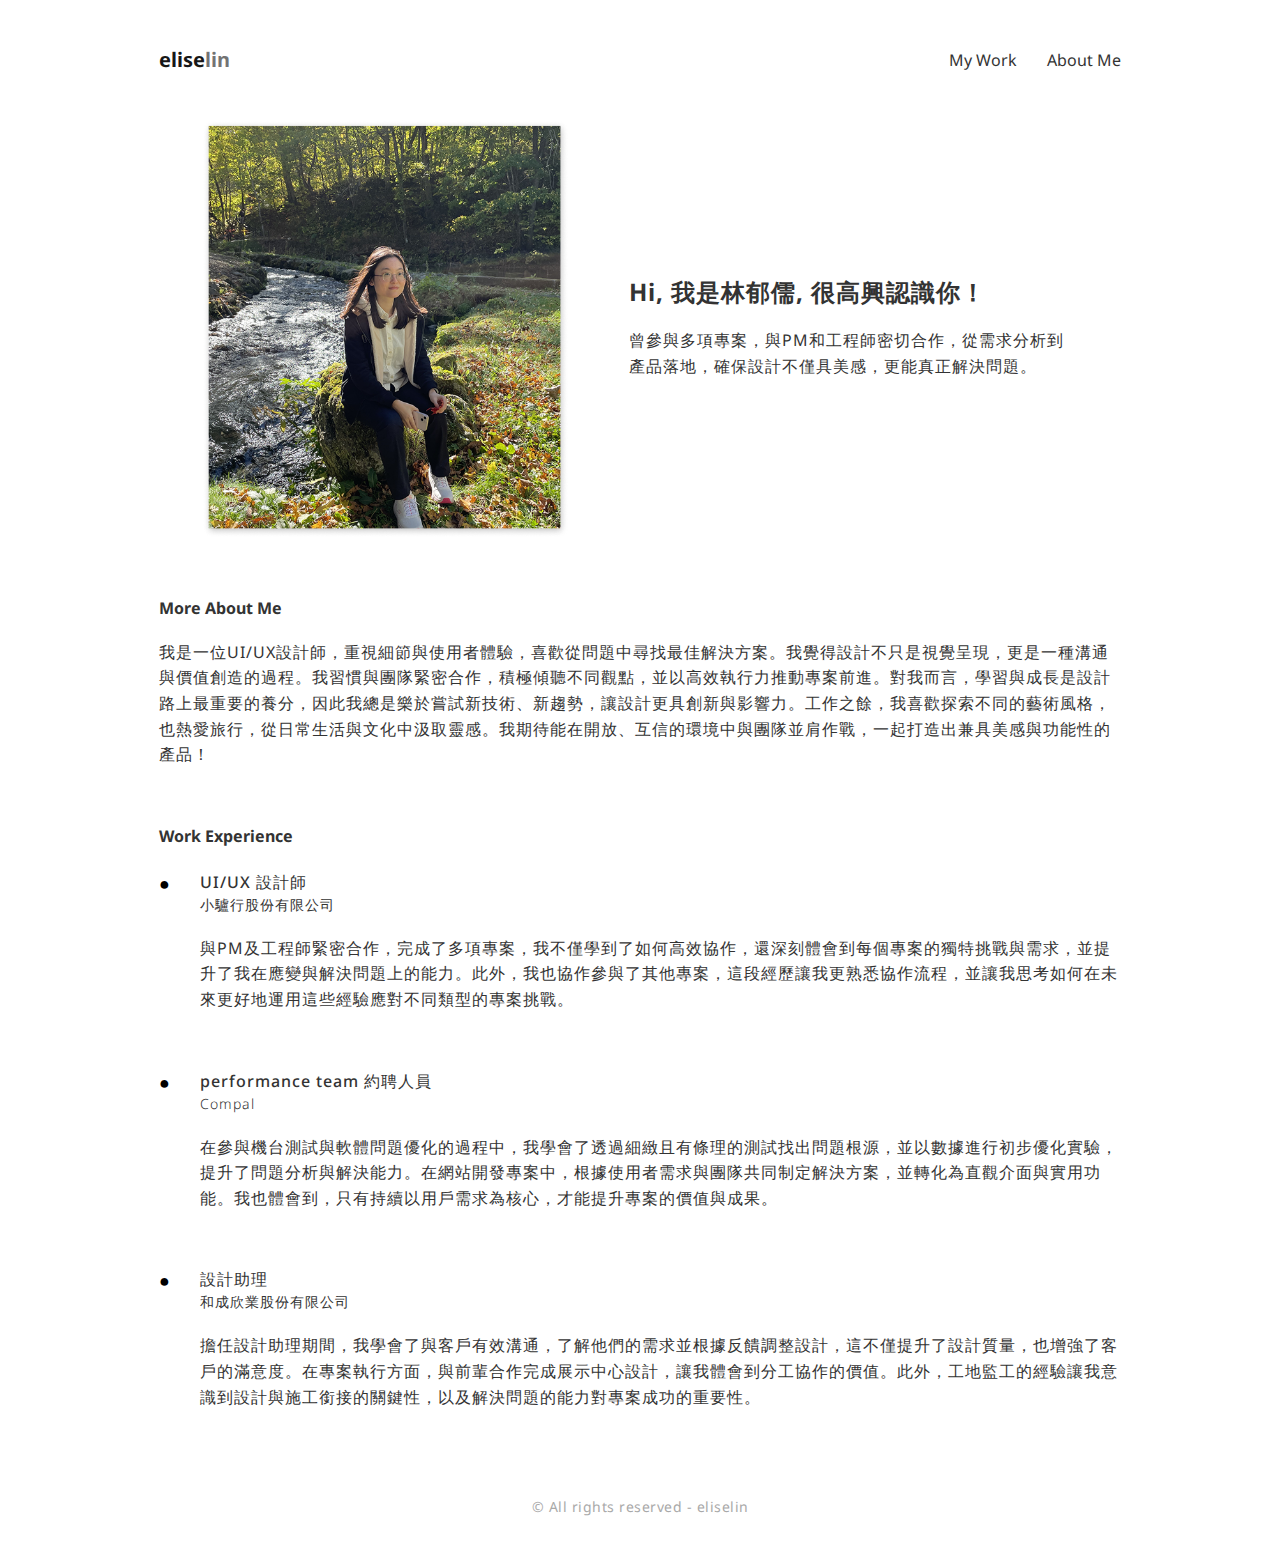
<file: about me.html>
<!DOCTYPE html>
<html lang="en">
<head>
    <meta charset="UTF-8">
    <meta name="viewport" content="width=device-width, initial-scale=1.0">
    <title>eliselin</title>
    <link rel="stylesheet" href="css/reset.css">
    <link rel="stylesheet" href="css/about me.css">
</head>
<body>
    <header>
        <div class="navbar">
            <div class="logo">elise<span>lin</span></div>
            <ul>
                <li>
                    <a href="index.html">My Work</a>
                </li>
                <li>
                    <a href="#">About Me</a>
                </li>
            </ul>
        </div>
        <!-- <div class="navbg"><img src="img/surdriver banner.png"></div> -->
    </header>

    <section class="section">
        <div class="me-container">
            <div class="me-img">
                <img src="img/me.png" alt="">
            </div>
            <div class="illustrate">
                <h5>Hi, 我是林郁儒, 很高興認識你！</h5>
                <p>曾參與多項專案，與PM和工程師密切合作，從需求分析到產品落地，確保設計不僅具美感，更能真正解決問題。</p>
            </div>
        </div>
    </section>

    <section class="section">
        <h6>More About Me</h6>
        <p>我是一位UI/UX設計師，重視細節與使用者體驗，喜歡從問題中尋找最佳解決方案。我覺得設計不只是視覺呈現，更是一種溝通與價值創造的過程。我習慣與團隊緊密合作，積極傾聽不同觀點，並以高效執行力推動專案前進。對我而言，學習與成長是設計路上最重要的養分，因此我總是樂於嘗試新技術、新趨勢，讓設計更具創新與影響力。工作之餘，我喜歡探索不同的藝術風格，也熱愛旅行，從日常生活與文化中汲取靈感。我期待能在開放、互信的環境中與團隊並肩作戰，一起打造出兼具美感與功能性的產品！</p>
    </section>

    <section class="section">
        <h6>Work Experience</h6>
        <div class="work-container martop-30">
            <div class="spot">●</div>
            <div class="work-text">
                <div>UI/UX 設計師</div>
                <div>小驢行股份有限公司</div>
                <p>與PM及工程師緊密合作，完成了多項專案，我不僅學到了如何高效協作，還深刻體會到每個專案的獨特挑戰與需求，並提升了我在應變與解決問題上的能力。此外，我也協作參與了其他專案，這段經歷讓我更熟悉協作流程，並讓我思考如何在未來更好地運用這些經驗應對不同類型的專案挑戰。</p>
            </div>
        </div>
        <div class="work-container martop-60">
            <div class="spot">●</div>
            <div class="work-text">
                <div><span>performance team</span> 約聘人員</div>
                <div><span>Compal</span></div>
                <p>在參與機台測試與軟體問題優化的過程中，我學會了透過細緻且有條理的測試找出問題根源，並以數據進行初步優化實驗，提升了問題分析與解決能力。在網站開發專案中，根據使用者需求與團隊共同制定解決方案，並轉化為直觀介面與實用功能。我也體會到，只有持續以用戶需求為核心，才能提升專案的價值與成果。</p>
            </div>
        </div>
        <div class="work-container martop-60">
            <div class="spot">●</div>
            <div class="work-text">
                <div>設計助理</div>
                <div>和成欣業股份有限公司</div>
                <p>擔任設計助理期間，我學會了與客戶有效溝通，了解他們的需求並根據反饋調整設計，這不僅提升了設計質量，也增強了客戶的滿意度。在專案執行方面，與前輩合作完成展示中心設計，讓我體會到分工協作的價值。此外，工地監工的經驗讓我意識到設計與施工銜接的關鍵性，以及解決問題的能力對專案成功的重要性。</p>
            </div>
        </div>
    </section>

    <footer>
        <!-- <div class="email">
            <img src="img/mail.svg" alt="">
            <p>ui74vb32@gmail.com</p>
        </div> -->
        <div class="copyright">© All rights reserved - eliselin</div>
    </footer>


    <!-- <script src="js/main.js"></script> -->
    <!-- <script src="js/animations.js"></script> -->
</body>
</html>
</file>
<file: css/about me.css>
@import url('https://fonts.googleapis.com/css2?family=Noto+Sans:ital,wght@0,100..900;1,100..900&display=swap');
body {
    font-family: "Noto Sans", serif, 'Roboto', sans-serif,"微軟正黑體","Arial","sans-serif";;
}

a{
    text-decoration: none;
    color: #333;
    /* text-transform: uppercase; */
    /* -webkit-filter: drop-shadow(0px 3px 3px rgba(0, 0, 0, 0.5));
    filter: drop-shadow(0px 3px 3px rgba(0, 0, 0, 0.5)); */
}

/* header styles */
/* banner */
.navbg{
    width: 100%;
    height: 100%;
}

.navbg img{
    width: 100%;
    height: 100%;
    object-fit: cover;
    object-position: center center;
    display: block;
}

/* menu styles */
header{
    width: 100%;
    height: auto;
}

.navbar{
    margin: 0 auto;
    display: flex;
    justify-content: space-between;
    /* align-content: center;    
    flex-wrap: wrap; */
    max-width: 982px;
    /* min-width: 343px; */
    height: 120px;
}

.logo{
    display: flex;
    align-items: center; 
    font-size: 20px;
    font-weight: 700;
    color: #171717;
    letter-spacing: 3%;
    padding: 10px;
}

.logo span{
    opacity: .6;
}

.navbar ul{
    display: flex;
    align-items: center; 
}

.navbar ul > li{
    letter-spacing: 3%;
    font-size: 16px;
}

.navbar ul > li a{
    /* display: block; */
    padding: 10px;
    margin-left: 10px;
}

.navbar ul > li a:hover{
    opacity: .6;
    transition: none 0s ease 1s;
}

/* Base styles */
.section {
    max-width: 962px;
    margin: 0 auto;
}

.me-container {
    display: flex;
    flex-wrap: wrap;
    justify-content: center;
    align-items: center;
    gap: 60px;
}

.me-img {
    max-width: 367px;
}

.me-img img {
    width: 100%;
}

.illustrate {
    max-width: 450px;
}

.illustrate h5 {
    color: #333;
    font-size: 24px;
    font-weight: 700;
    letter-spacing: 1px;
}

.section p {
    color: #333;
    font-size: 16px;
    letter-spacing: 1px;
    line-height: 160%;
    margin-top: 24px;
}

.section h6 {
    color: #333;
    font-weight: 700;
    letter-spacing: -1%;
    margin-top: 60px;
}

.work-container {
    display: flex;
    flex-wrap: nowrap;
    gap: 30px;
}

.work-container span {
    letter-spacing: -1%;
}

.martop-30 {
    margin-top: 30px;
}

.martop-60 {
    margin-top: 60px;
}

.spot {
    font-size: 18px;
}

.work-text div:nth-child(1) {
    color: #333;
    font-weight: 500;
    letter-spacing: 1px;
}

.work-text div:nth-child(2) {
    color: #333;
    font-weight: 300;
    margin-top: 8px;
    font-size: 14px;
    letter-spacing: 1px;
}

.copyright {
    font-size: 14px;
    color: #A9A9A9;
    letter-spacing: .5px;
    text-align: center;
    padding: 90px 0 30px 0;
}


@media (max-width: 768px) {
    .section {
        padding:0 24px;
    }

    .navbar {
        padding: 0 14px;
    }
    /* .icons-grid {
        grid-template-columns: repeat(auto-fit, minmax(150px, 1fr));
    } */
}
</file>
